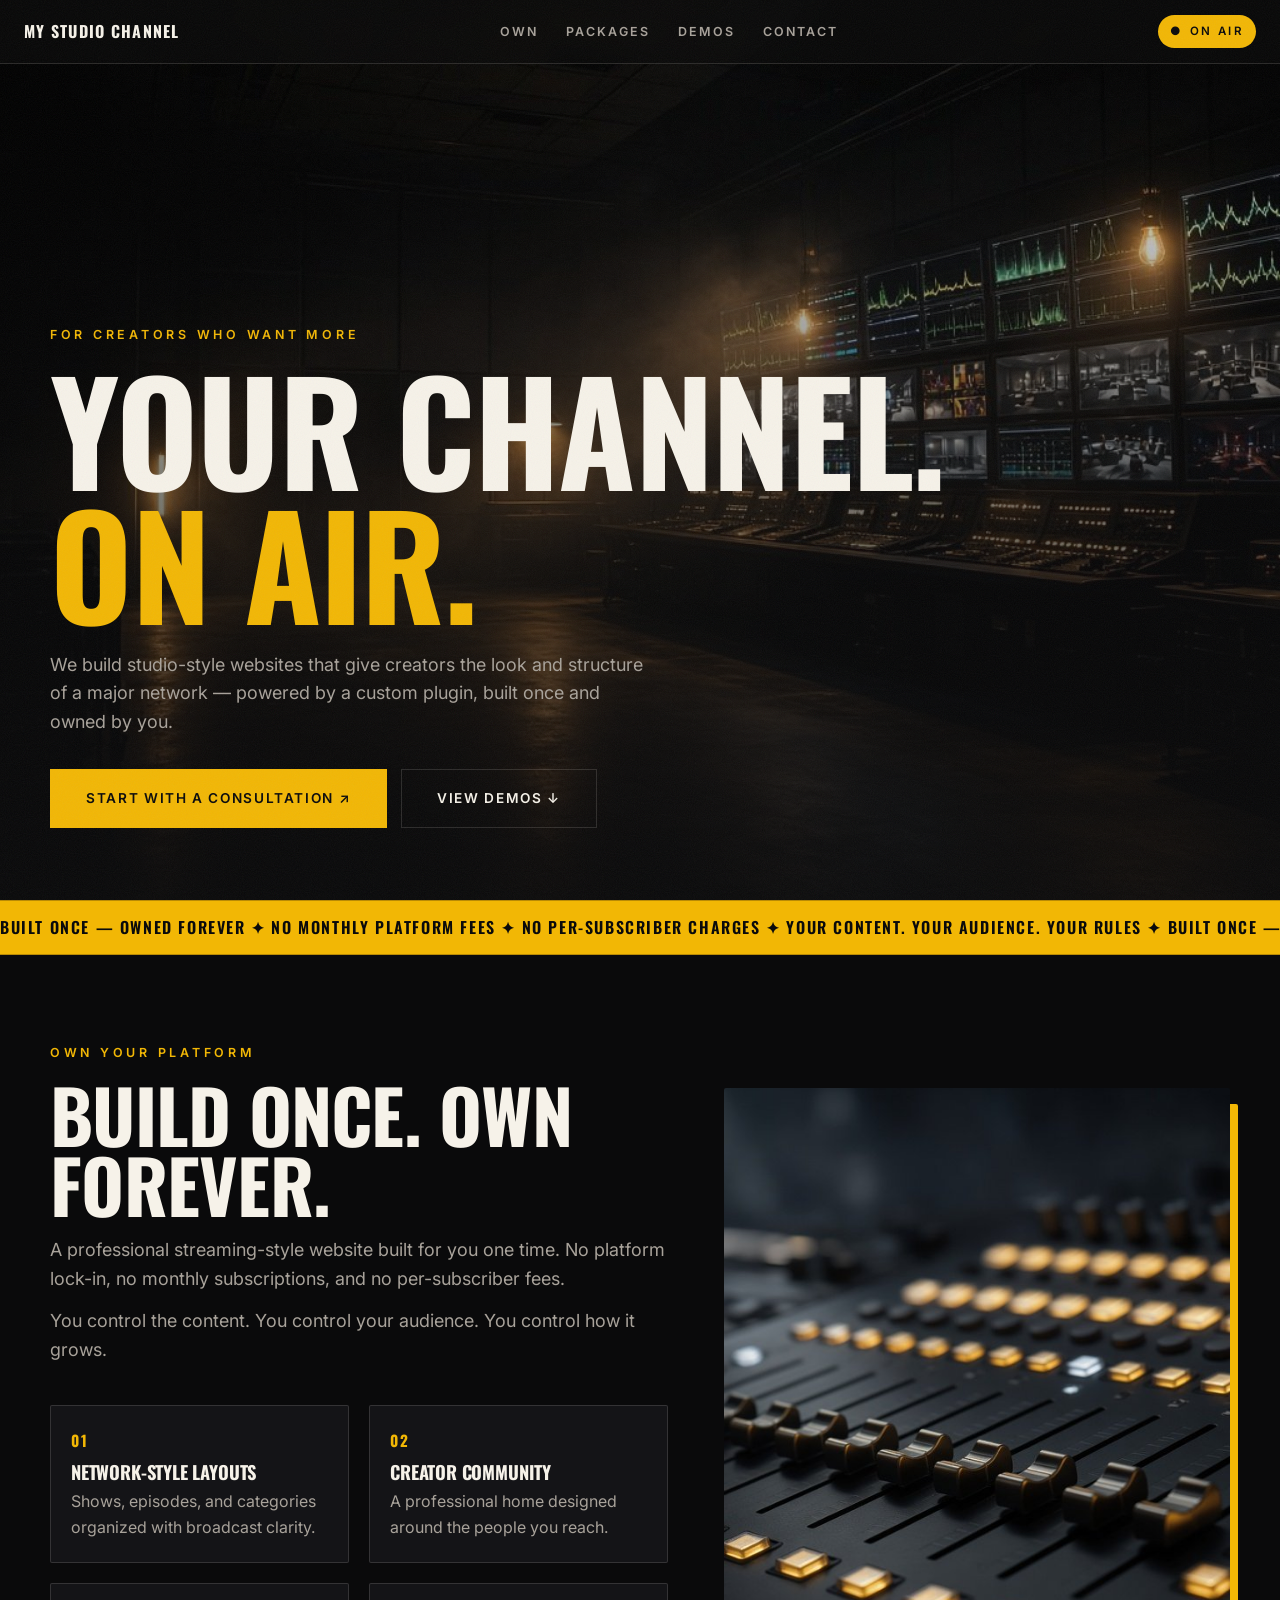
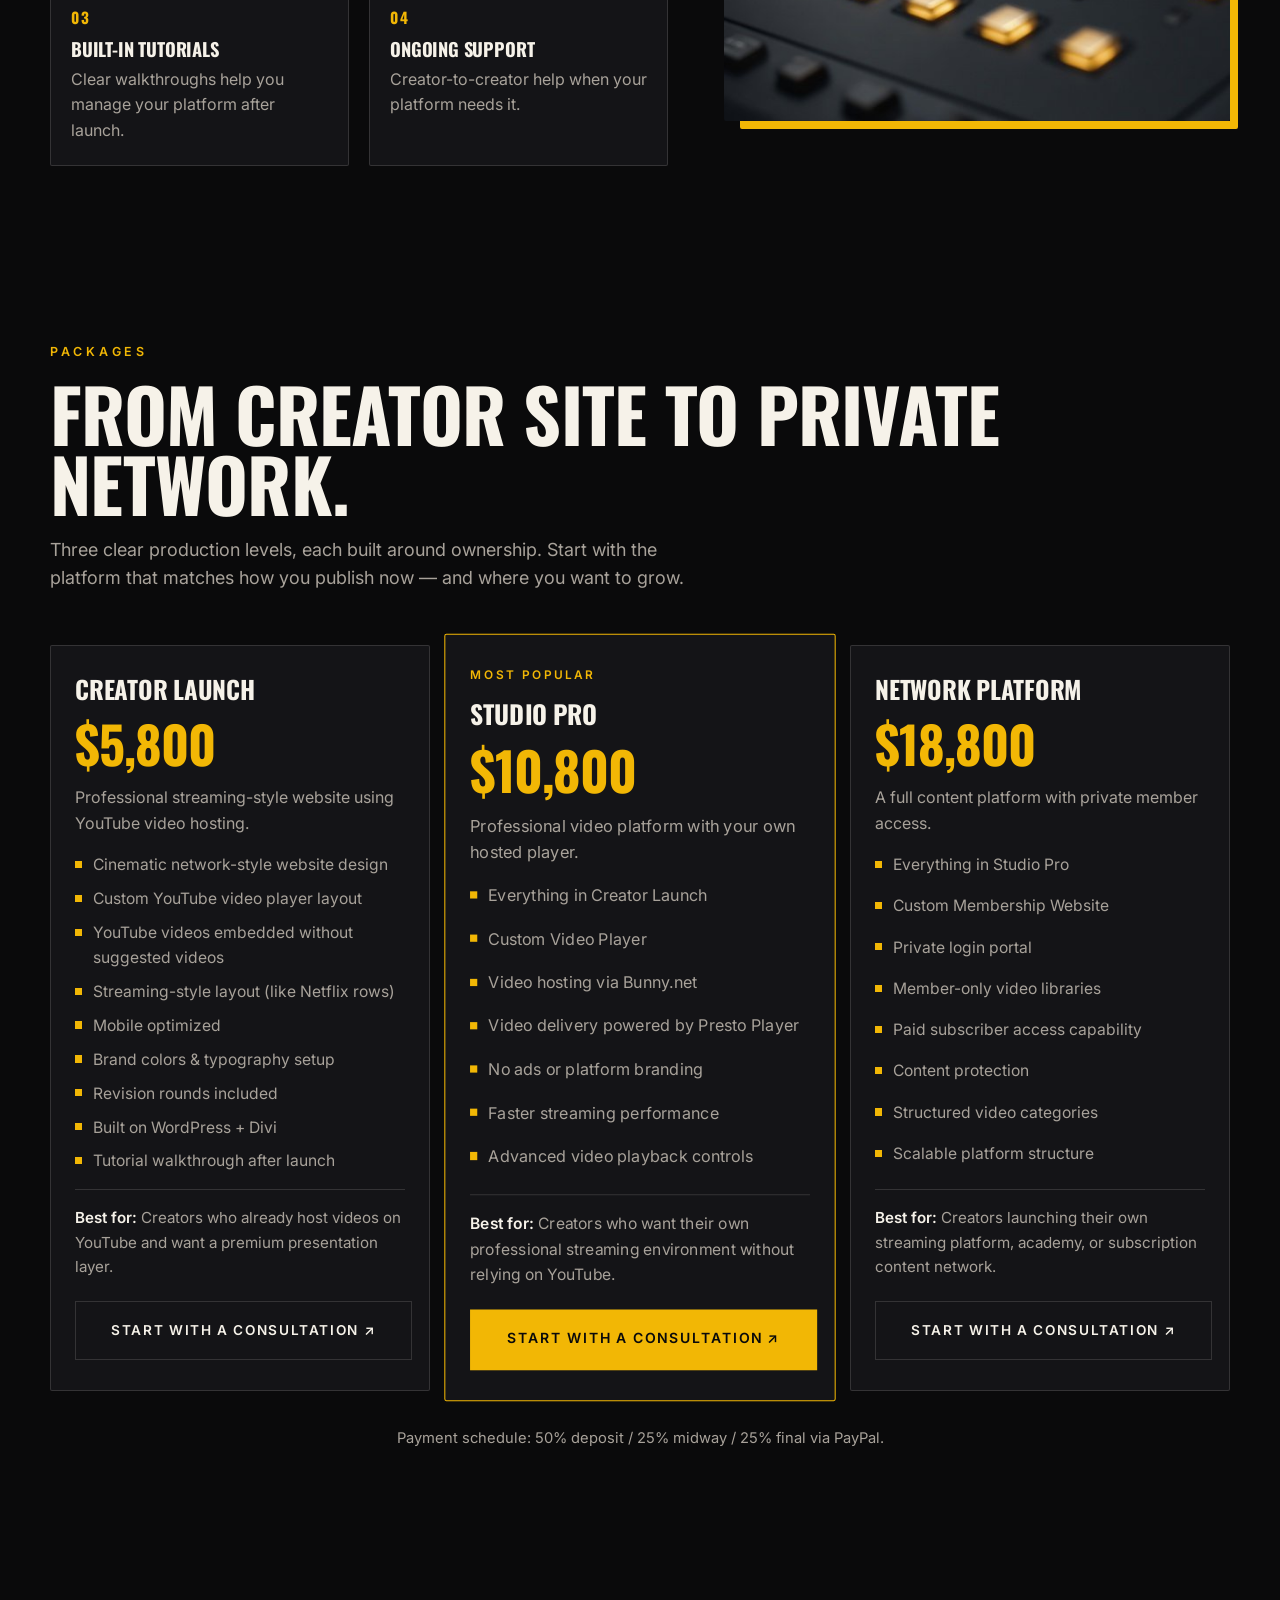
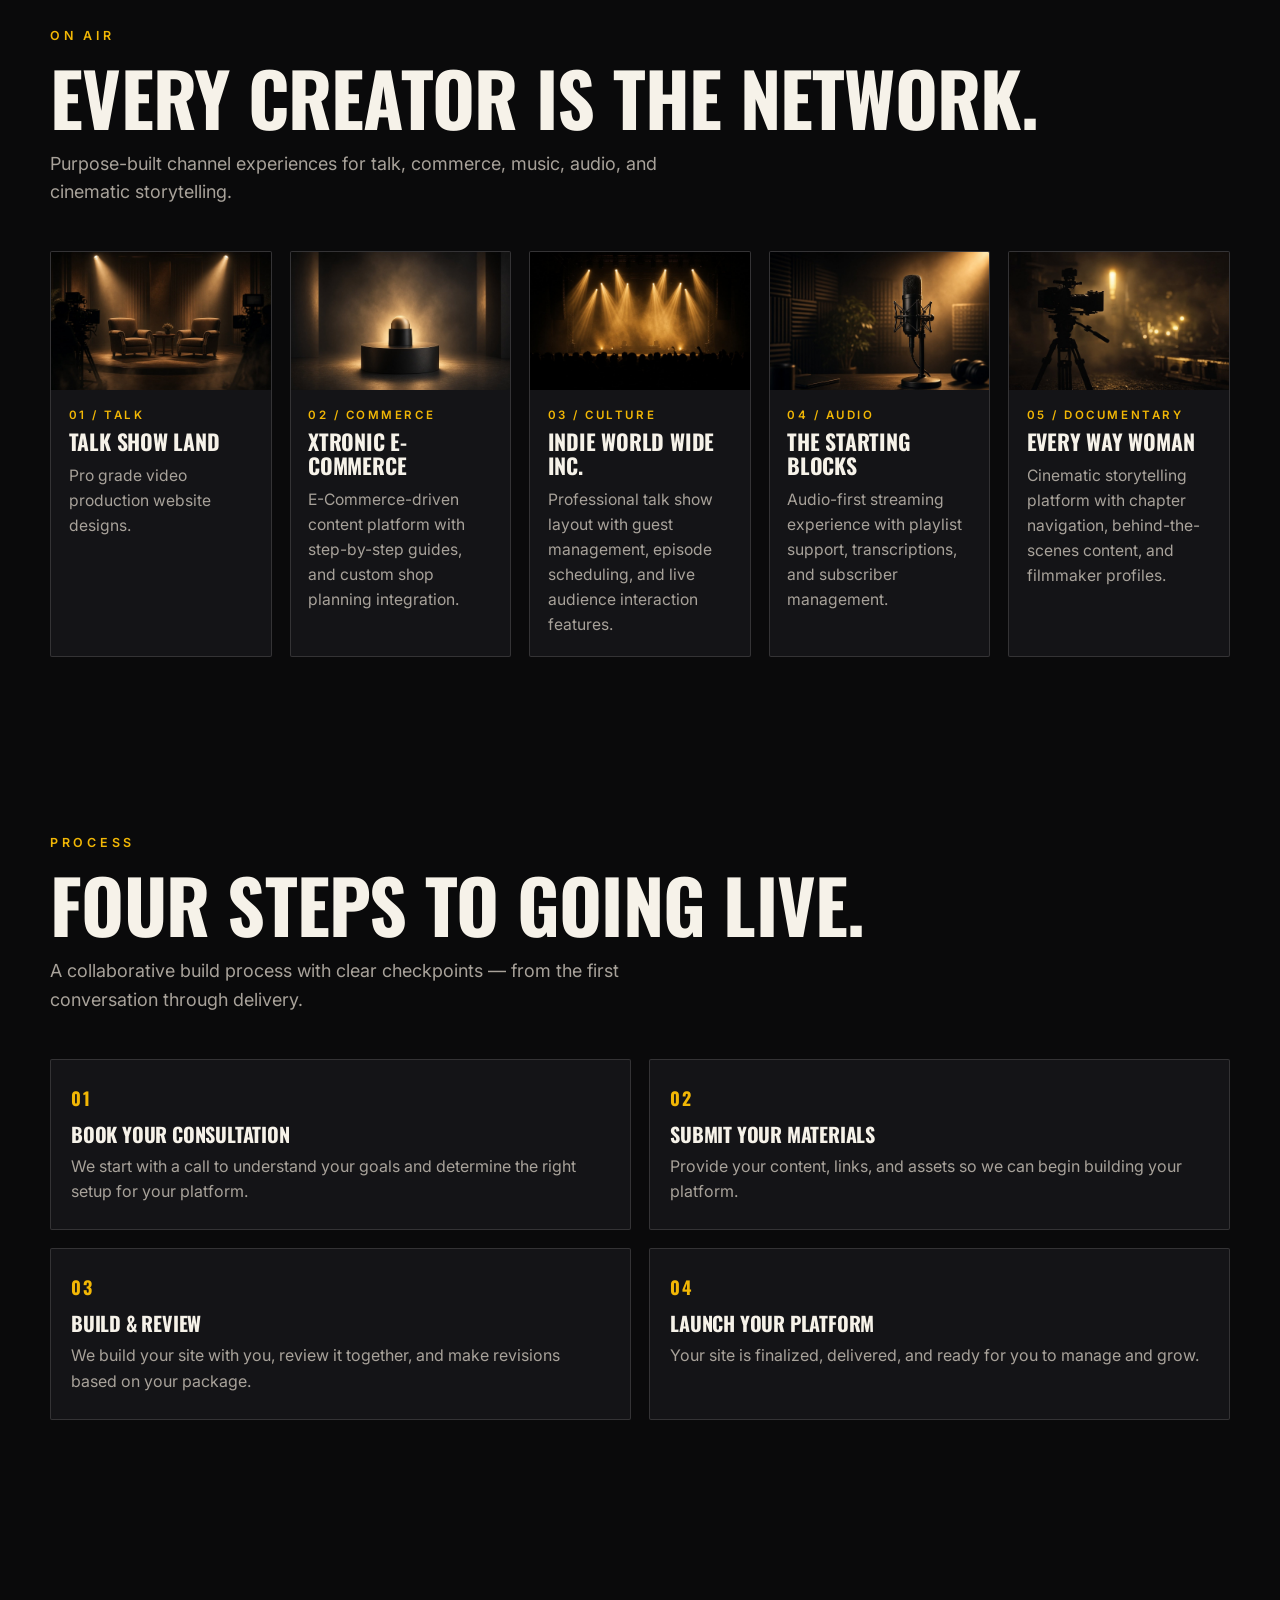
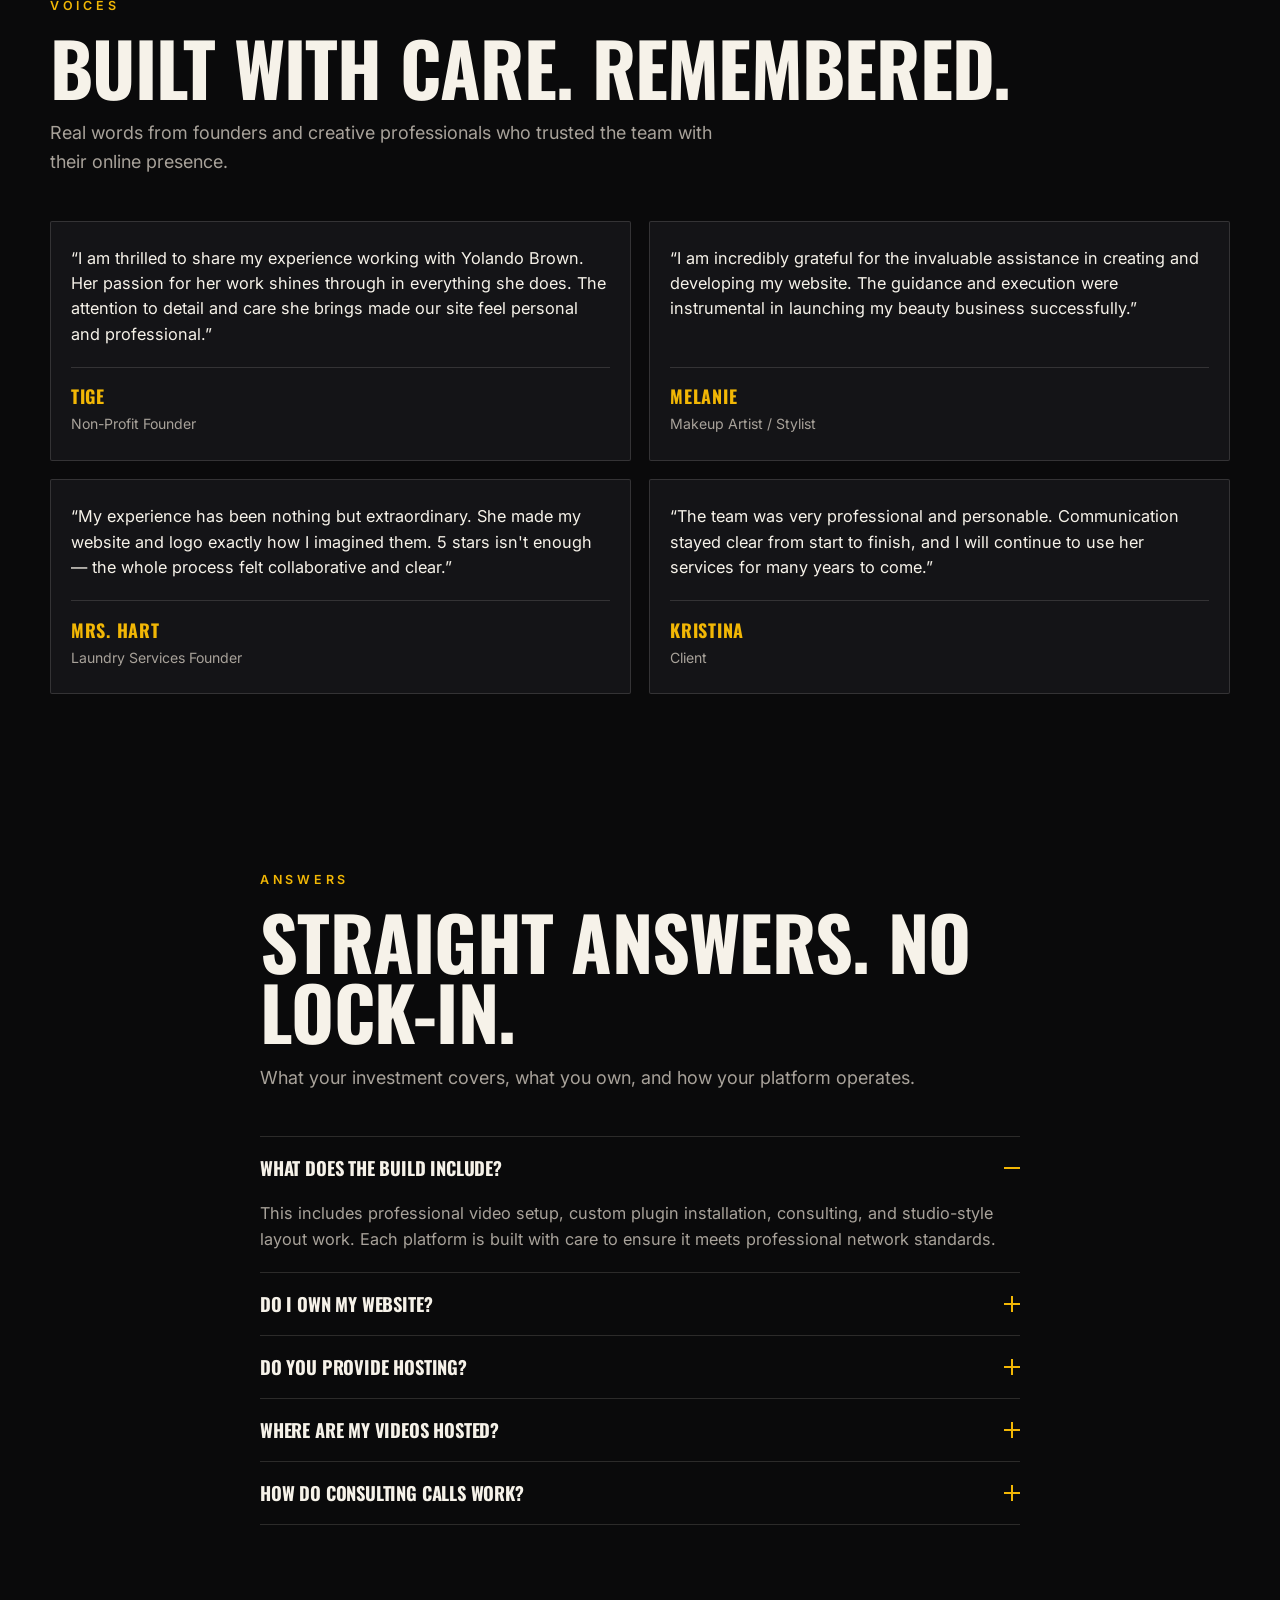
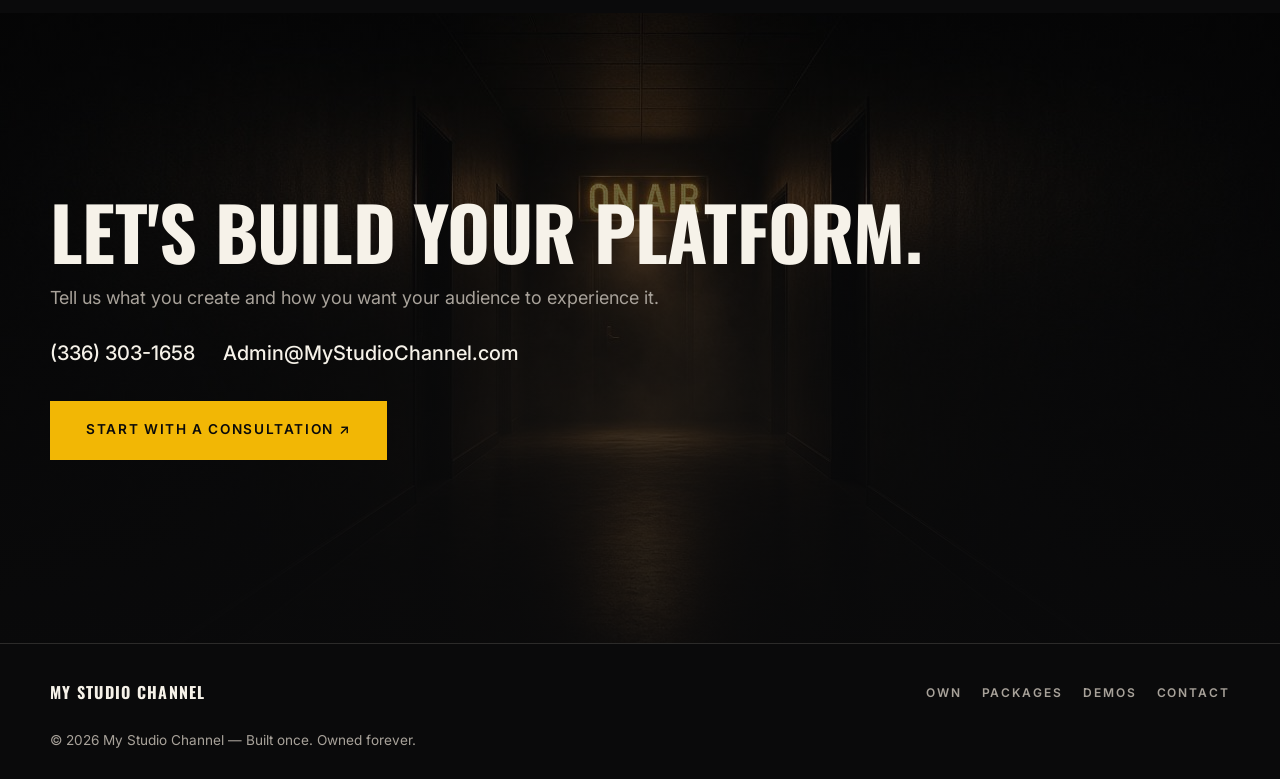
<file: index.html>
<!DOCTYPE html>
<html lang="en">
<head>
  <meta charset="UTF-8" />
  <meta name="viewport" content="width=device-width, initial-scale=1" />
  <title>My Studio Channel — Your Channel, On Air</title>
  <meta name="description" content="We build studio-style websites that give creators the look and structure of a major network — powered by a custom plugin, built once and owned by you." />
  <link rel="preconnect" href="https://fonts.googleapis.com" />
  <link rel="preconnect" href="https://fonts.gstatic.com" crossorigin />
  <link href="https://fonts.googleapis.com/css2?family=Inter:wght@400;500;600&family=Oswald:wght@600;700&display=swap" rel="stylesheet" />
  <link rel="stylesheet" href="styles.css" />
</head>
<body>
  <div class="grain" aria-hidden="true"></div>

  <header class="topbar" id="topbar">
    <a class="wordmark" href="#top">MY STUDIO CHANNEL</a>
    <nav class="topnav" aria-label="Primary">
      <a href="#own">Own</a>
      <a href="#packages">Packages</a>
      <a href="#demos">Demos</a>
      <a href="#contact">Contact</a>
    </nav>
    <div class="topbar-right">
      <span class="on-air" aria-label="On air"><span class="on-air-dot" aria-hidden="true">●</span> ON AIR</span>
      <button class="nav-toggle" id="navToggle" type="button" aria-label="Open menu" aria-expanded="false" aria-controls="mobileNav">
        <span></span><span></span><span></span>
      </button>
    </div>
  </header>

  <div class="mobile-nav" id="mobileNav" hidden>
    <a href="#own">Own</a>
    <a href="#packages">Packages</a>
    <a href="#demos">Demos</a>
    <a href="#process">Process</a>
    <a href="#contact">Contact</a>
  </div>

  <main id="top">
    <!-- ① Hero -->
    <section class="hero signal-section" id="hero" data-signal>
      <div class="hero-media" aria-hidden="true">
        <img class="hero-img" src="assets/hero.jpg" alt="" />
        <div class="hero-scrim"></div>
      </div>
      <div class="hero-inner">
        <p class="eyebrow hero-choreo" data-choreo>FOR CREATORS WHO WANT MORE</p>
        <h1 class="hero-title">
          <span class="hero-line hero-choreo" data-choreo><span class="word">YOUR</span> <span class="word">CHANNEL.</span></span>
          <span class="hero-line hero-gold hero-choreo" data-choreo><span class="word">ON</span> <span class="word">AIR.</span></span>
        </h1>
        <p class="hero-sub hero-choreo" data-choreo>We build studio-style websites that give creators the look and structure of a major network — powered by a custom plugin, built once and owned by you.</p>
        <div class="hero-ctas hero-choreo" data-choreo>
          <a class="btn btn-gold" href="#contact">START WITH A CONSULTATION ↗</a>
          <a class="btn btn-ghost" href="#demos">VIEW DEMOS ↓</a>
        </div>
      </div>
    </section>

    <!-- ② Ticker -->
    <div class="ticker" aria-hidden="true">
      <div class="ticker-track">
        <span class="ticker-item">BUILT ONCE — OWNED FOREVER ✦ NO MONTHLY PLATFORM FEES ✦ NO PER-SUBSCRIBER CHARGES ✦ YOUR CONTENT. YOUR AUDIENCE. YOUR RULES ✦ </span>
        <span class="ticker-item">BUILT ONCE — OWNED FOREVER ✦ NO MONTHLY PLATFORM FEES ✦ NO PER-SUBSCRIBER CHARGES ✦ YOUR CONTENT. YOUR AUDIENCE. YOUR RULES ✦ </span>
        <span class="ticker-item">BUILT ONCE — OWNED FOREVER ✦ NO MONTHLY PLATFORM FEES ✦ NO PER-SUBSCRIBER CHARGES ✦ YOUR CONTENT. YOUR AUDIENCE. YOUR RULES ✦ </span>
        <span class="ticker-item">BUILT ONCE — OWNED FOREVER ✦ NO MONTHLY PLATFORM FEES ✦ NO PER-SUBSCRIBER CHARGES ✦ YOUR CONTENT. YOUR AUDIENCE. YOUR RULES ✦ </span>
      </div>
    </div>

    <!-- ③ Ownership -->
    <section class="section own signal-section" id="own" data-signal>
      <div class="wrap own-grid">
        <div class="own-copy">
          <p class="eyebrow">OWN YOUR PLATFORM</p>
          <h2 class="display" data-words>Build once. Own forever.</h2>
          <p class="lede">A professional streaming-style website built for you one time. No platform lock-in, no monthly subscriptions, and no per-subscriber fees.</p>
          <p class="lede">You control the content. You control your audience. You control how it grows.</p>
          <div class="pillars">
            <article class="pillar">
              <span class="pillar-num">01</span>
              <h3>Network-Style Layouts</h3>
              <p>Shows, episodes, and categories organized with broadcast clarity.</p>
            </article>
            <article class="pillar">
              <span class="pillar-num">02</span>
              <h3>Creator Community</h3>
              <p>A professional home designed around the people you reach.</p>
            </article>
            <article class="pillar">
              <span class="pillar-num">03</span>
              <h3>Built-In Tutorials</h3>
              <p>Clear walkthroughs help you manage your platform after launch.</p>
            </article>
            <article class="pillar">
              <span class="pillar-num">04</span>
              <h3>Ongoing Support</h3>
              <p>Creator-to-creator help when your platform needs it.</p>
            </article>
          </div>
        </div>
        <div class="own-plate">
          <div class="gold-frame">
            <img src="assets/about.jpg" alt="Creator studio broadcast plate" />
          </div>
        </div>
      </div>
    </section>

    <!-- ④ Packages -->
    <section class="section packages signal-section" id="packages" data-signal>
      <div class="wrap">
        <header class="section-head">
          <p class="eyebrow">PACKAGES</p>
          <h2 class="display" data-words>From creator site to private network.</h2>
          <p class="lede">Three clear production levels, each built around ownership. Start with the platform that matches how you publish now — and where you want to grow.</p>
        </header>
        <div class="package-grid">
          <article class="package-card">
            <h3 class="package-name">Creator Launch</h3>
            <p class="package-price">$5,800</p>
            <p class="package-desc">Professional streaming-style website using YouTube video hosting.</p>
            <ul class="package-bullets">
              <li>Cinematic network-style website design</li>
              <li>Custom YouTube video player layout</li>
              <li>YouTube videos embedded without suggested videos</li>
              <li>Streaming-style layout (like Netflix rows)</li>
              <li>Mobile optimized</li>
              <li>Brand colors &amp; typography setup</li>
              <li>Revision rounds included</li>
              <li>Built on WordPress + Divi</li>
              <li>Tutorial walkthrough after launch</li>
            </ul>
            <p class="package-best"><strong>Best for:</strong> Creators who already host videos on YouTube and want a premium presentation layer.</p>
            <a class="btn btn-ghost" href="#contact">START WITH A CONSULTATION ↗</a>
          </article>
          <article class="package-card package-popular">
            <span class="package-tag">MOST POPULAR</span>
            <h3 class="package-name">Studio Pro</h3>
            <p class="package-price">$10,800</p>
            <p class="package-desc">Professional video platform with your own hosted player.</p>
            <ul class="package-bullets">
              <li>Everything in Creator Launch</li>
              <li>Custom Video Player</li>
              <li>Video hosting via Bunny.net</li>
              <li>Video delivery powered by Presto Player</li>
              <li>No ads or platform branding</li>
              <li>Faster streaming performance</li>
              <li>Advanced video playback controls</li>
            </ul>
            <p class="package-best"><strong>Best for:</strong> Creators who want their own professional streaming environment without relying on YouTube.</p>
            <a class="btn btn-gold" href="#contact">START WITH A CONSULTATION ↗</a>
          </article>
          <article class="package-card">
            <h3 class="package-name">Network Platform</h3>
            <p class="package-price">$18,800</p>
            <p class="package-desc">A full content platform with private member access.</p>
            <ul class="package-bullets">
              <li>Everything in Studio Pro</li>
              <li>Custom Membership Website</li>
              <li>Private login portal</li>
              <li>Member-only video libraries</li>
              <li>Paid subscriber access capability</li>
              <li>Content protection</li>
              <li>Structured video categories</li>
              <li>Scalable platform structure</li>
            </ul>
            <p class="package-best"><strong>Best for:</strong> Creators launching their own streaming platform, academy, or subscription content network.</p>
            <a class="btn btn-ghost" href="#contact">START WITH A CONSULTATION ↗</a>
          </article>
        </div>
        <p class="packages-footnote">Payment schedule: 50% deposit / 25% midway / 25% final via PayPal.</p>
      </div>
    </section>

    <!-- ⑤ Demos -->
    <section class="section demos signal-section" id="demos" data-signal>
      <div class="wrap">
        <header class="section-head">
          <p class="eyebrow">ON AIR</p>
          <h2 class="display" data-words>Every creator is the network.</h2>
          <p class="lede">Purpose-built channel experiences for talk, commerce, music, audio, and cinematic storytelling.</p>
        </header>
        <div class="demo-row">
          <article class="demo-card">
            <div class="demo-media">
              <img src="assets/demo-talk.jpg" alt="Talk Show Land demo" />
              <span class="demo-rule" aria-hidden="true"></span>
            </div>
            <p class="demo-cat">01 / Talk</p>
            <h3>Talk Show Land</h3>
            <p>Pro grade video production website designs.</p>
          </article>
          <article class="demo-card">
            <div class="demo-media">
              <img src="assets/demo-commerce.jpg" alt="Xtronic E-Commerce demo" />
              <span class="demo-rule" aria-hidden="true"></span>
            </div>
            <p class="demo-cat">02 / Commerce</p>
            <h3>Xtronic E-Commerce</h3>
            <p>E-Commerce-driven content platform with step-by-step guides, and custom shop planning integration.</p>
          </article>
          <article class="demo-card">
            <div class="demo-media">
              <img src="assets/demo-culture.jpg" alt="Indie World Wide Inc. demo" />
              <span class="demo-rule" aria-hidden="true"></span>
            </div>
            <p class="demo-cat">03 / Culture</p>
            <h3>Indie World Wide Inc.</h3>
            <p>Professional talk show layout with guest management, episode scheduling, and live audience interaction features.</p>
          </article>
          <article class="demo-card">
            <div class="demo-media">
              <img src="assets/demo-audio.jpg" alt="The Starting Blocks demo" />
              <span class="demo-rule" aria-hidden="true"></span>
            </div>
            <p class="demo-cat">04 / Audio</p>
            <h3>The Starting Blocks</h3>
            <p>Audio-first streaming experience with playlist support, transcriptions, and subscriber management.</p>
          </article>
          <article class="demo-card">
            <div class="demo-media">
              <img src="assets/demo-doc.jpg" alt="Every Way Woman demo" />
              <span class="demo-rule" aria-hidden="true"></span>
            </div>
            <p class="demo-cat">05 / Documentary</p>
            <h3>Every Way Woman</h3>
            <p>Cinematic storytelling platform with chapter navigation, behind-the-scenes content, and filmmaker profiles.</p>
          </article>
        </div>
      </div>
    </section>

    <!-- ⑥ Process -->
    <section class="section process signal-section" id="process" data-signal>
      <div class="wrap">
        <header class="section-head">
          <p class="eyebrow">PROCESS</p>
          <h2 class="display" data-words>Four steps to going live.</h2>
          <p class="lede">A collaborative build process with clear checkpoints — from the first conversation through delivery.</p>
        </header>
        <div class="steps">
          <article class="step">
            <span class="step-num">01</span>
            <h3>Book Your Consultation</h3>
            <p>We start with a call to understand your goals and determine the right setup for your platform.</p>
          </article>
          <article class="step">
            <span class="step-num">02</span>
            <h3>Submit Your Materials</h3>
            <p>Provide your content, links, and assets so we can begin building your platform.</p>
          </article>
          <article class="step">
            <span class="step-num">03</span>
            <h3>Build &amp; Review</h3>
            <p>We build your site with you, review it together, and make revisions based on your package.</p>
          </article>
          <article class="step">
            <span class="step-num">04</span>
            <h3>Launch Your Platform</h3>
            <p>Your site is finalized, delivered, and ready for you to manage and grow.</p>
          </article>
        </div>
      </div>
    </section>

    <!-- ⑦ Voices -->
    <section class="section voices signal-section" id="voices" data-signal>
      <div class="wrap">
        <header class="section-head">
          <p class="eyebrow">VOICES</p>
          <h2 class="display" data-words>Built with care. Remembered.</h2>
          <p class="lede">Real words from founders and creative professionals who trusted the team with their online presence.</p>
        </header>
        <div class="voices-grid">
          <blockquote class="voice">
            <p>“I am thrilled to share my experience working with Yolando Brown. Her passion for her work shines through in everything she does. The attention to detail and care she brings made our site feel personal and professional.”</p>
            <footer><cite>Tige</cite><span>Non-Profit Founder</span></footer>
          </blockquote>
          <blockquote class="voice">
            <p>“I am incredibly grateful for the invaluable assistance in creating and developing my website. The guidance and execution were instrumental in launching my beauty business successfully.”</p>
            <footer><cite>Melanie</cite><span>Makeup Artist / Stylist</span></footer>
          </blockquote>
          <blockquote class="voice">
            <p>“My experience has been nothing but extraordinary. She made my website and logo exactly how I imagined them. 5 stars isn't enough — the whole process felt collaborative and clear.”</p>
            <footer><cite>Mrs. Hart</cite><span>Laundry Services Founder</span></footer>
          </blockquote>
          <blockquote class="voice">
            <p>“The team was very professional and personable. Communication stayed clear from start to finish, and I will continue to use her services for many years to come.”</p>
            <footer><cite>Kristina</cite><span>Client</span></footer>
          </blockquote>
        </div>
      </div>
    </section>

    <!-- ⑧ FAQ -->
    <section class="section faq signal-section" id="faq" data-signal>
      <div class="wrap wrap-narrow">
        <header class="section-head">
          <p class="eyebrow">ANSWERS</p>
          <h2 class="display" data-words>Straight answers. No lock-in.</h2>
          <p class="lede">What your investment covers, what you own, and how your platform operates.</p>
        </header>
        <div class="accordion" id="accordion">
          <div class="acc-item is-open">
            <button class="acc-trigger" type="button" aria-expanded="true">
              <span>What does the build include?</span>
              <span class="acc-icon" aria-hidden="true"></span>
            </button>
            <div class="acc-panel">
              <p>This includes professional video setup, custom plugin installation, consulting, and studio-style layout work. Each platform is built with care to ensure it meets professional network standards.</p>
            </div>
          </div>
          <div class="acc-item">
            <button class="acc-trigger" type="button" aria-expanded="false">
              <span>Do I own my website?</span>
              <span class="acc-icon" aria-hidden="true"></span>
            </button>
            <div class="acc-panel">
              <p>Yes. You fully own your site and all content. Unlike platforms that charge monthly fees and hold your content hostage, your platform is built for you to own and operate independently forever.</p>
            </div>
          </div>
          <div class="acc-item">
            <button class="acc-trigger" type="button" aria-expanded="false">
              <span>Do you provide hosting?</span>
              <span class="acc-icon" aria-hidden="true"></span>
            </button>
            <div class="acc-panel">
              <p>No, but we assist with setup and provide recommendations for reliable hosting providers. This keeps you in control of your infrastructure and costs.</p>
            </div>
          </div>
          <div class="acc-item">
            <button class="acc-trigger" type="button" aria-expanded="false">
              <span>Where are my videos hosted?</span>
              <span class="acc-icon" aria-hidden="true"></span>
            </button>
            <div class="acc-panel">
              <p>We connect your videos using professional players or platforms like Bunny.net. This gives you flexibility and control over your video hosting costs and performance.</p>
            </div>
          </div>
          <div class="acc-item">
            <button class="acc-trigger" type="button" aria-expanded="false">
              <span>How do consulting calls work?</span>
              <span class="acc-icon" aria-hidden="true"></span>
            </button>
            <div class="acc-panel">
              <p>Consulting calls must be attended on a desktop or laptop browser for optimal screen sharing. Mobile devices and tablets are not supported for these sessions.</p>
            </div>
          </div>
        </div>
      </div>
    </section>

    <!-- ⑨ Final CTA -->
    <section class="cta signal-section" id="contact" data-signal>
      <div class="cta-media" aria-hidden="true">
        <img src="assets/cta.jpg" alt="" />
        <div class="cta-scrim"></div>
      </div>
      <div class="cta-inner wrap">
        <h2 class="display" data-words>Let's build your platform.</h2>
        <p class="lede">Tell us what you create and how you want your audience to experience it.</p>
        <div class="cta-contacts">
          <a href="tel:+13363031658">(336) 303-1658</a>
          <a href="mailto:Admin@MyStudioChannel.com">Admin@MyStudioChannel.com</a>
        </div>
        <a class="btn btn-gold" href="mailto:Admin@MyStudioChannel.com">START WITH A CONSULTATION ↗</a>
      </div>
    </section>
  </main>

  <!-- ⑩ Footer -->
  <footer class="site-footer">
    <div class="wrap footer-top">
      <a class="wordmark" href="#top">MY STUDIO CHANNEL</a>
      <nav class="footer-nav" aria-label="Footer">
        <a href="#own">Own</a>
        <a href="#packages">Packages</a>
        <a href="#demos">Demos</a>
        <a href="#contact">Contact</a>
      </nav>
    </div>
    <div class="wrap footer-bottom">
      <p>© 2026 My Studio Channel — Built once. Owned forever.</p>
    </div>
  </footer>

  <script src="app.js"></script>
</body>
</html>
</file>
<file: styles.css>
/* PRIME TIME — My Studio Channel (signal lock) */

:root {
  --ink: #0A0A0B;
  --coal: #141417;
  --gold: #F2B705;
  --gold-deep: #B98A05;
  --bone: #F6F2E9;
  --smoke: #A8A29A;
  --line: rgba(246, 242, 233, 0.14);
  --ease: cubic-bezier(0.16, 1, 0.3, 1);
}

*,
*::before,
*::after {
  box-sizing: border-box;
}

html {
  scroll-behavior: smooth;
}

body {
  margin: 0;
  background: var(--ink);
  color: var(--smoke);
  font-family: Inter, system-ui, sans-serif;
  font-weight: 400;
  font-size: 1.125rem;
  line-height: 1.6;
  -webkit-font-smoothing: antialiased;
  overflow-x: hidden;
}

img {
  display: block;
  max-width: 100%;
  height: auto;
}

a {
  color: inherit;
  text-decoration: none;
}

button {
  font: inherit;
  color: inherit;
  background: none;
  border: 0;
  cursor: pointer;
}

ul {
  margin: 0;
  padding: 0;
  list-style: none;
}

h1, h2, h3, p {
  margin: 0;
}

.wrap {
  width: min(1180px, calc(100% - 2.5rem));
  margin-inline: auto;
}

.wrap-narrow {
  width: min(760px, calc(100% - 2.5rem));
}

/* —— Typography —— */
.display {
  font-family: Oswald, Impact, sans-serif;
  font-weight: 700;
  text-transform: uppercase;
  line-height: 0.95;
  letter-spacing: -0.01em;
  color: var(--bone);
  font-size: clamp(2.4rem, 6vw, 4.6rem);
}

.eyebrow {
  font-family: Inter, system-ui, sans-serif;
  font-weight: 600;
  font-size: 0.78rem;
  letter-spacing: 0.3em;
  text-transform: uppercase;
  color: var(--gold);
  margin-bottom: 1rem;
}

.lede {
  color: var(--smoke);
  max-width: 42rem;
  margin-top: 1.1rem;
}

.section-head {
  margin-bottom: 2.75rem;
}

.section {
  padding: 5.5rem 0;
  position: relative;
}

/* —— Buttons —— */
.btn {
  display: inline-flex;
  align-items: center;
  justify-content: center;
  font-family: Inter, system-ui, sans-serif;
  font-weight: 600;
  font-size: 0.85rem;
  text-transform: uppercase;
  letter-spacing: 0.12em;
  padding: 1.1rem 2.2rem;
  border-radius: 0;
  border: 1px solid transparent;
  transition: background-color 200ms var(--ease), color 200ms var(--ease), border-color 200ms var(--ease);
  white-space: nowrap;
}

.btn-gold {
  background: var(--gold);
  color: var(--ink);
}

.btn-gold:hover,
.btn-gold:focus-visible {
  background: var(--gold-deep);
}

.btn-ghost {
  background: transparent;
  color: var(--bone);
  border-color: var(--line);
}

.btn-ghost:hover,
.btn-ghost:focus-visible {
  border-color: var(--gold);
  color: var(--gold);
}

/* —— Grain / SIGNAL LOCK —— */
.grain {
  position: fixed;
  inset: 0;
  z-index: 9998;
  pointer-events: none;
  opacity: 0.06;
  background-image: url("data:image/svg+xml,%3Csvg viewBox='0 0 200 200' xmlns='http://www.w3.org/2000/svg'%3E%3Cfilter id='n'%3E%3CfeTurbulence type='fractalNoise' baseFrequency='0.85' numOctaves='4' stitchTiles='stitch'/%3E%3C/filter%3E%3Crect width='100%25' height='100%25' filter='url(%23n)'/%3E%3C/svg%3E");
  background-size: 180px 180px;
}

.signal-section {
  opacity: 0.92;
  filter: blur(3px) saturate(0.85);
  transition: opacity 750ms var(--ease), filter 750ms var(--ease);
}

.signal-section.is-locked {
  opacity: 1;
  filter: none;
}

.word {
  display: inline-block;
}

[data-words] .word {
  opacity: 0;
  transform: translateY(24px);
  transition: opacity 750ms var(--ease), transform 750ms var(--ease);
}

.signal-section.is-locked [data-words] .word {
  opacity: 1;
  transform: none;
}

/* —— Top bar —— */
.topbar {
  position: fixed;
  top: 0;
  left: 0;
  right: 0;
  z-index: 1000;
  display: flex;
  align-items: center;
  justify-content: space-between;
  gap: 1rem;
  padding: 0.95rem 1.5rem;
  background: rgba(10, 10, 11, 0.72);
  backdrop-filter: blur(10px);
  border-bottom: 1px solid var(--line);
}

.wordmark {
  font-family: Oswald, Impact, sans-serif;
  font-weight: 700;
  font-size: 1rem;
  letter-spacing: 0.08em;
  color: var(--bone);
  text-transform: uppercase;
  white-space: nowrap;
}

.topnav {
  display: none;
  gap: 1.75rem;
}

.topnav a {
  font-size: 0.78rem;
  font-weight: 600;
  letter-spacing: 0.16em;
  text-transform: uppercase;
  color: var(--smoke);
  transition: color 200ms var(--ease);
}

.topnav a:hover,
.topnav a:focus-visible {
  color: var(--gold);
}

.topbar-right {
  display: flex;
  align-items: center;
  gap: 0.85rem;
}

.on-air {
  display: inline-flex;
  align-items: center;
  gap: 0.4rem;
  background: var(--gold);
  color: var(--ink);
  font-family: Inter, system-ui, sans-serif;
  font-weight: 600;
  font-size: 0.72rem;
  letter-spacing: 0.2em;
  text-transform: uppercase;
  padding: 0.45rem 0.75rem;
  border-radius: 999px;
}

.on-air-dot {
  animation: pulse 1.6s linear infinite;
}

@keyframes pulse {
  0%, 100% { opacity: 1; }
  50% { opacity: 0.25; }
}

.nav-toggle {
  width: 2.4rem;
  height: 2.4rem;
  display: inline-flex;
  flex-direction: column;
  justify-content: center;
  gap: 5px;
  padding: 0.4rem;
}

.nav-toggle span {
  display: block;
  height: 2px;
  background: var(--bone);
  transition: transform 200ms var(--ease), opacity 200ms var(--ease);
}

.nav-toggle.is-open span:nth-child(1) {
  transform: translateY(7px) rotate(45deg);
}

.nav-toggle.is-open span:nth-child(2) {
  opacity: 0;
}

.nav-toggle.is-open span:nth-child(3) {
  transform: translateY(-7px) rotate(-45deg);
}

.mobile-nav {
  position: fixed;
  inset: 0;
  z-index: 999;
  background: var(--ink);
  display: flex;
  flex-direction: column;
  justify-content: center;
  align-items: center;
  gap: 1.5rem;
  padding: 5rem 1.5rem;
}

.mobile-nav[hidden] {
  display: none !important;
}

.mobile-nav a {
  font-family: Oswald, Impact, sans-serif;
  font-weight: 700;
  font-size: clamp(1.8rem, 8vw, 3rem);
  letter-spacing: -0.01em;
  text-transform: uppercase;
  color: var(--bone);
}

.mobile-nav a:hover {
  color: var(--gold);
}

/* —— Hero —— */
.hero {
  position: relative;
  min-height: 100svh;
  display: flex;
  align-items: flex-end;
  overflow: hidden;
  padding: 7rem 0 4.5rem;
}

.hero-media {
  position: absolute;
  inset: 0;
  z-index: 0;
}

.hero-img {
  width: 100%;
  height: 100%;
  object-fit: cover;
  transform: scale(1);
  animation: kenburns 14s ease-in-out infinite alternate;
}

@keyframes kenburns {
  from { transform: scale(1); }
  to { transform: scale(1.08); }
}

.hero-scrim {
  position: absolute;
  inset: 0;
  background: linear-gradient(to top, rgba(10, 10, 11, 0.88) 0%, rgba(10, 10, 11, 0.55) 45%, transparent 100%);
  opacity: 0;
  transition: opacity 600ms var(--ease);
}

.hero.is-ready .hero-scrim {
  opacity: 1;
}

.hero-inner {
  position: relative;
  z-index: 1;
  width: min(1180px, calc(100% - 2.5rem));
  margin-inline: auto;
}

.hero-title {
  font-family: Oswald, Impact, sans-serif;
  font-weight: 700;
  text-transform: uppercase;
  line-height: 0.95;
  letter-spacing: -0.01em;
  font-size: clamp(3.2rem, 11vw, 10rem);
  color: var(--bone);
}

.hero-line {
  display: block;
}

.hero-gold {
  color: var(--gold);
}

.hero-title .word {
  display: inline-block;
}

.hero-sub {
  max-width: 38rem;
  margin-top: 1.4rem;
  color: var(--smoke);
}

.hero-ctas {
  display: flex;
  flex-wrap: wrap;
  gap: 0.85rem;
  margin-top: 2rem;
}

.hero-choreo {
  opacity: 0;
  transform: translateY(28px);
  transition: opacity 950ms var(--ease), transform 950ms var(--ease);
}

.hero.is-ready .hero-choreo {
  opacity: 1;
  transform: none;
}

/* —— Ticker —— */
.ticker {
  background: var(--gold);
  color: var(--ink);
  overflow: hidden;
  white-space: nowrap;
  border-block: 1px solid var(--gold-deep);
}

.ticker-track {
  display: inline-flex;
  width: max-content;
  animation: marquee 28s linear infinite;
}

.ticker-item {
  font-family: Oswald, Impact, sans-serif;
  font-weight: 600;
  font-size: 1rem;
  letter-spacing: 0.1em;
  text-transform: uppercase;
  padding: 0.85rem 0;
  padding-right: 0.35rem;
}

@keyframes marquee {
  from { transform: translateX(0); }
  to { transform: translateX(-25%); }
}

/* —— Ownership —— */
.own-grid {
  display: grid;
  gap: 3rem;
  align-items: start;
}

.own-copy .lede + .lede {
  margin-top: 0.85rem;
}

.pillars {
  display: grid;
  grid-template-columns: 1fr;
  gap: 1.25rem;
  margin-top: 2.5rem;
}

.pillar {
  background: var(--coal);
  border: 1px solid var(--line);
  border-radius: 2px;
  padding: 1.35rem 1.25rem;
  min-width: 0;
}

.pillar-num {
  display: block;
  font-family: Oswald, Impact, sans-serif;
  font-weight: 700;
  color: var(--gold);
  font-size: 0.95rem;
  letter-spacing: 0.12em;
  margin-bottom: 0.55rem;
}

.pillar h3 {
  font-family: Oswald, Impact, sans-serif;
  font-weight: 700;
  text-transform: uppercase;
  color: var(--bone);
  font-size: 1.15rem;
  letter-spacing: -0.01em;
  line-height: 1.15;
  margin-bottom: 0.45rem;
  overflow-wrap: normal;
  word-break: normal;
  hyphens: none;
}

.pillar p {
  font-size: 1rem;
  color: var(--smoke);
}

.own-plate {
  position: relative;
  min-width: 0;
}

.gold-frame {
  position: relative;
  border-radius: 2px;
}

.gold-frame::before {
  content: "";
  position: absolute;
  inset: 16px -8px -8px 16px;
  border: 8px solid var(--gold);
  border-radius: 2px;
  z-index: 0;
  pointer-events: none;
}

.gold-frame img {
  position: relative;
  z-index: 1;
  width: 100%;
  aspect-ratio: 4 / 5;
  object-fit: cover;
  border-radius: 2px;
}

/* —— Packages —— */
.package-grid {
  display: grid;
  grid-template-columns: 1fr;
  gap: 1.35rem;
  align-items: stretch;
}

.package-card {
  background: var(--coal);
  border: 1px solid var(--line);
  border-radius: 2px;
  padding: 1.85rem 1.5rem;
  display: flex;
  flex-direction: column;
  gap: 1rem;
  min-width: 0;
  transition: border-color 320ms var(--ease), transform 320ms var(--ease);
}

.package-card:hover {
  border-color: rgba(242, 183, 5, 0.45);
}

.package-popular {
  border-color: var(--gold);
  transform: scale(1.03);
  position: relative;
  z-index: 1;
}

.package-tag {
  align-self: flex-start;
  font-family: Inter, system-ui, sans-serif;
  font-weight: 600;
  font-size: 0.72rem;
  letter-spacing: 0.22em;
  text-transform: uppercase;
  color: var(--gold);
}

.package-name {
  font-family: Oswald, Impact, sans-serif;
  font-weight: 700;
  text-transform: uppercase;
  color: var(--bone);
  font-size: 1.55rem;
  letter-spacing: -0.01em;
  line-height: 1.05;
  overflow-wrap: normal;
  word-break: normal;
}

.package-price {
  font-family: Oswald, Impact, sans-serif;
  font-weight: 700;
  font-size: clamp(2.4rem, 5vw, 3.2rem);
  color: var(--gold);
  letter-spacing: -0.02em;
  line-height: 1;
}

.package-desc {
  font-size: 1rem;
  color: var(--smoke);
}

.package-bullets {
  display: grid;
  gap: 0.55rem;
  flex: 1;
}

.package-bullets li {
  position: relative;
  padding-left: 1.1rem;
  font-size: 0.98rem;
  color: var(--smoke);
}

.package-bullets li::before {
  content: "";
  position: absolute;
  left: 0;
  top: 0.55em;
  width: 0.45rem;
  height: 0.45rem;
  background: var(--gold);
}

.package-best {
  font-size: 0.95rem;
  color: var(--smoke);
  border-top: 1px solid var(--line);
  padding-top: 1rem;
}

.package-best strong {
  color: var(--bone);
  font-weight: 600;
}

.package-card .btn {
  align-self: flex-start;
  margin-top: 0.35rem;
}

.packages-footnote {
  margin-top: 1.75rem;
  font-size: 0.92rem;
  color: var(--smoke);
  text-align: center;
}

/* —— Demos —— */
.demo-row {
  display: flex;
  gap: 1.1rem;
  overflow-x: auto;
  scroll-snap-type: x mandatory;
  padding-bottom: 0.75rem;
  -webkit-overflow-scrolling: touch;
}

.demo-card {
  flex: 0 0 min(78vw, 300px);
  min-width: min(78vw, 300px);
  scroll-snap-align: start;
  background: var(--coal);
  border: 1px solid var(--line);
  border-radius: 2px;
  overflow: hidden;
  transition: border-color 320ms var(--ease);
}

.demo-card:hover {
  border-color: rgba(242, 183, 5, 0.5);
}

.demo-media {
  position: relative;
  overflow: hidden;
  aspect-ratio: 16 / 10;
}

.demo-media img {
  width: 100%;
  height: 100%;
  object-fit: cover;
  transition: transform 500ms var(--ease);
}

.demo-card:hover .demo-media img {
  transform: scale(1.06);
}

.demo-rule {
  position: absolute;
  top: 0;
  left: 0;
  right: 0;
  height: 3px;
  background: var(--gold);
  transform: scaleX(0);
  transform-origin: left;
  transition: transform 400ms var(--ease);
}

.demo-card:hover .demo-rule {
  transform: scaleX(1);
}

.demo-card > .demo-cat,
.demo-card > h3,
.demo-card > p:last-child {
  padding-left: 1.1rem;
  padding-right: 1.1rem;
}

.demo-cat {
  margin-top: 1rem;
  font-family: Inter, system-ui, sans-serif;
  font-weight: 600;
  font-size: 0.72rem;
  letter-spacing: 0.22em;
  text-transform: uppercase;
  color: var(--gold);
}

.demo-card h3 {
  font-family: Oswald, Impact, sans-serif;
  font-weight: 700;
  text-transform: uppercase;
  color: var(--bone);
  font-size: 1.35rem;
  letter-spacing: -0.01em;
  line-height: 1.1;
  margin-top: 0.4rem;
  overflow-wrap: normal;
  word-break: normal;
}

.demo-card > p:last-child {
  margin-top: 0.55rem;
  margin-bottom: 1.2rem;
  font-size: 0.98rem;
  color: var(--smoke);
}

/* —— Process —— */
.steps {
  display: grid;
  grid-template-columns: 1fr;
  gap: 1.15rem;
}

.step {
  background: var(--coal);
  border: 1px solid var(--line);
  border-radius: 2px;
  padding: 1.5rem 1.25rem;
  min-width: 0;
  transition: border-color 320ms var(--ease);
}

.step:hover {
  border-color: rgba(242, 183, 5, 0.4);
}

.step-num {
  display: block;
  font-family: Oswald, Impact, sans-serif;
  font-weight: 700;
  color: var(--gold);
  letter-spacing: 0.12em;
  margin-bottom: 0.65rem;
}

.step h3 {
  font-family: Oswald, Impact, sans-serif;
  font-weight: 700;
  text-transform: uppercase;
  color: var(--bone);
  font-size: 1.25rem;
  letter-spacing: -0.01em;
  line-height: 1.15;
  margin-bottom: 0.5rem;
  overflow-wrap: normal;
  word-break: normal;
}

.step p {
  font-size: 1rem;
}

/* —— Voices —— */
.voices-grid {
  display: grid;
  grid-template-columns: 1fr;
  gap: 1.15rem;
}

.voice {
  margin: 0;
  background: var(--coal);
  border: 1px solid var(--line);
  border-radius: 2px;
  padding: 1.5rem 1.25rem;
  min-width: 0;
  display: flex;
  flex-direction: column;
  gap: 1.25rem;
  transition: border-color 320ms var(--ease);
}

.voice:hover {
  border-color: rgba(242, 183, 5, 0.4);
}

.voice p {
  font-size: 1.02rem;
  color: var(--bone);
  line-height: 1.55;
}

.voice footer {
  display: flex;
  flex-direction: column;
  gap: 0.15rem;
  border-top: 1px solid var(--line);
  padding-top: 0.9rem;
  margin-top: auto;
}

.voice cite {
  font-style: normal;
  font-family: Oswald, Impact, sans-serif;
  font-weight: 700;
  text-transform: uppercase;
  color: var(--gold);
  letter-spacing: 0.04em;
}

.voice footer span {
  font-size: 0.88rem;
  color: var(--smoke);
}

/* —— FAQ —— */
.accordion {
  border-top: 1px solid var(--line);
}

.acc-item {
  border-bottom: 1px solid var(--line);
}

.acc-trigger {
  width: 100%;
  display: flex;
  align-items: center;
  justify-content: space-between;
  gap: 1rem;
  text-align: left;
  padding: 1.25rem 0;
  font-family: Oswald, Impact, sans-serif;
  font-weight: 700;
  font-size: 1.15rem;
  letter-spacing: -0.01em;
  text-transform: uppercase;
  color: var(--bone);
  line-height: 1.2;
}

.acc-icon {
  flex: 0 0 auto;
  width: 1rem;
  height: 1rem;
  position: relative;
}

.acc-icon::before,
.acc-icon::after {
  content: "";
  position: absolute;
  background: var(--gold);
  transition: transform 350ms var(--ease), opacity 350ms var(--ease);
}

.acc-icon::before {
  left: 0;
  right: 0;
  top: 50%;
  height: 2px;
  transform: translateY(-50%);
}

.acc-icon::after {
  top: 0;
  bottom: 0;
  left: 50%;
  width: 2px;
  transform: translateX(-50%);
}

.acc-item.is-open .acc-icon::after {
  transform: translateX(-50%) scaleY(0);
}

.acc-panel {
  display: grid;
  grid-template-rows: 0fr;
  transition: grid-template-rows 350ms var(--ease);
}

.acc-item.is-open .acc-panel {
  grid-template-rows: 1fr;
}

.acc-panel > p {
  overflow: hidden;
  font-size: 1.02rem;
  color: var(--smoke);
  padding-bottom: 0;
}

.acc-item.is-open .acc-panel > p {
  padding-bottom: 1.25rem;
}

/* —— CTA —— */
.cta {
  position: relative;
  min-height: 70svh;
  display: flex;
  align-items: center;
  overflow: hidden;
  padding: 6rem 0;
}

.cta-media {
  position: absolute;
  inset: 0;
}

.cta-media img {
  width: 100%;
  height: 100%;
  object-fit: cover;
}

.cta-scrim {
  position: absolute;
  inset: 0;
  background: linear-gradient(to top, rgba(10, 10, 11, 0.92) 0%, rgba(10, 10, 11, 0.7) 50%, rgba(10, 10, 11, 0.45) 100%);
}

.cta-inner {
  position: relative;
  z-index: 1;
}

.cta-contacts {
  display: flex;
  flex-direction: column;
  gap: 0.35rem;
  margin: 1.5rem 0 2rem;
}

.cta-contacts a {
  color: var(--bone);
  font-size: 1.25rem;
  font-weight: 500;
  transition: color 200ms var(--ease);
}

.cta-contacts a:hover {
  color: var(--gold);
}

/* —— Footer —— */
.site-footer {
  background: var(--ink);
  border-top: 1px solid var(--line);
  padding: 2.25rem 0 1.75rem;
}

.footer-top {
  display: flex;
  flex-wrap: wrap;
  align-items: center;
  justify-content: space-between;
  gap: 1rem;
  margin-bottom: 1.5rem;
}

.footer-nav {
  display: flex;
  flex-wrap: wrap;
  gap: 1.25rem;
}

.footer-nav a {
  font-size: 0.75rem;
  font-weight: 600;
  letter-spacing: 0.16em;
  text-transform: uppercase;
  color: var(--smoke);
  transition: color 200ms var(--ease);
}

.footer-nav a:hover {
  color: var(--gold);
}

.footer-bottom p {
  font-size: 0.85rem;
  color: var(--smoke);
}

/* —— Responsive —— */
@media (min-width: 760px) {
  .pillars {
    grid-template-columns: repeat(2, minmax(0, 1fr));
  }

  .steps {
    grid-template-columns: repeat(2, minmax(0, 1fr));
  }

  .voices-grid {
    grid-template-columns: repeat(2, minmax(0, 1fr));
  }

  .own-grid {
    grid-template-columns: minmax(0, 1.1fr) minmax(0, 0.9fr);
    gap: 3.5rem;
    align-items: center;
  }

  .cta-contacts {
    flex-direction: row;
    gap: 1.75rem;
  }
}

@media (min-width: 860px) {
  .nav-toggle {
    display: none;
  }

  .topnav {
    display: flex;
  }

  .mobile-nav {
    display: none !important;
  }
}

@media (min-width: 1080px) {
  .package-grid {
    grid-template-columns: repeat(3, minmax(0, 1fr));
    gap: 1.25rem;
    align-items: stretch;
    padding-block: 0.5rem;
  }

  .demo-row {
    display: grid;
    grid-template-columns: repeat(5, minmax(0, 1fr));
    overflow: visible;
    scroll-snap-type: none;
    padding-bottom: 0;
  }

  .demo-card {
    flex: unset;
    min-width: 0;
  }
}

/* —— Reduced motion —— */
@media (prefers-reduced-motion: reduce) {
  html {
    scroll-behavior: auto;
  }

  .grain {
    display: none;
  }

  .hero-img {
    animation: none;
    transform: scale(1.04);
  }

  .ticker-track {
    animation: none;
  }

  .on-air-dot {
    animation: none;
  }

  .signal-section {
    opacity: 1;
    filter: none;
    transition: none;
  }

  .hero-choreo,
  [data-words] .word {
    opacity: 1 !important;
    transform: none !important;
    transition: none !important;
  }

  .demo-media img,
  .demo-rule,
  .package-card,
  .btn,
  .acc-panel,
  .acc-icon::before,
  .acc-icon::after {
    transition: none !important;
  }
}
</file>
